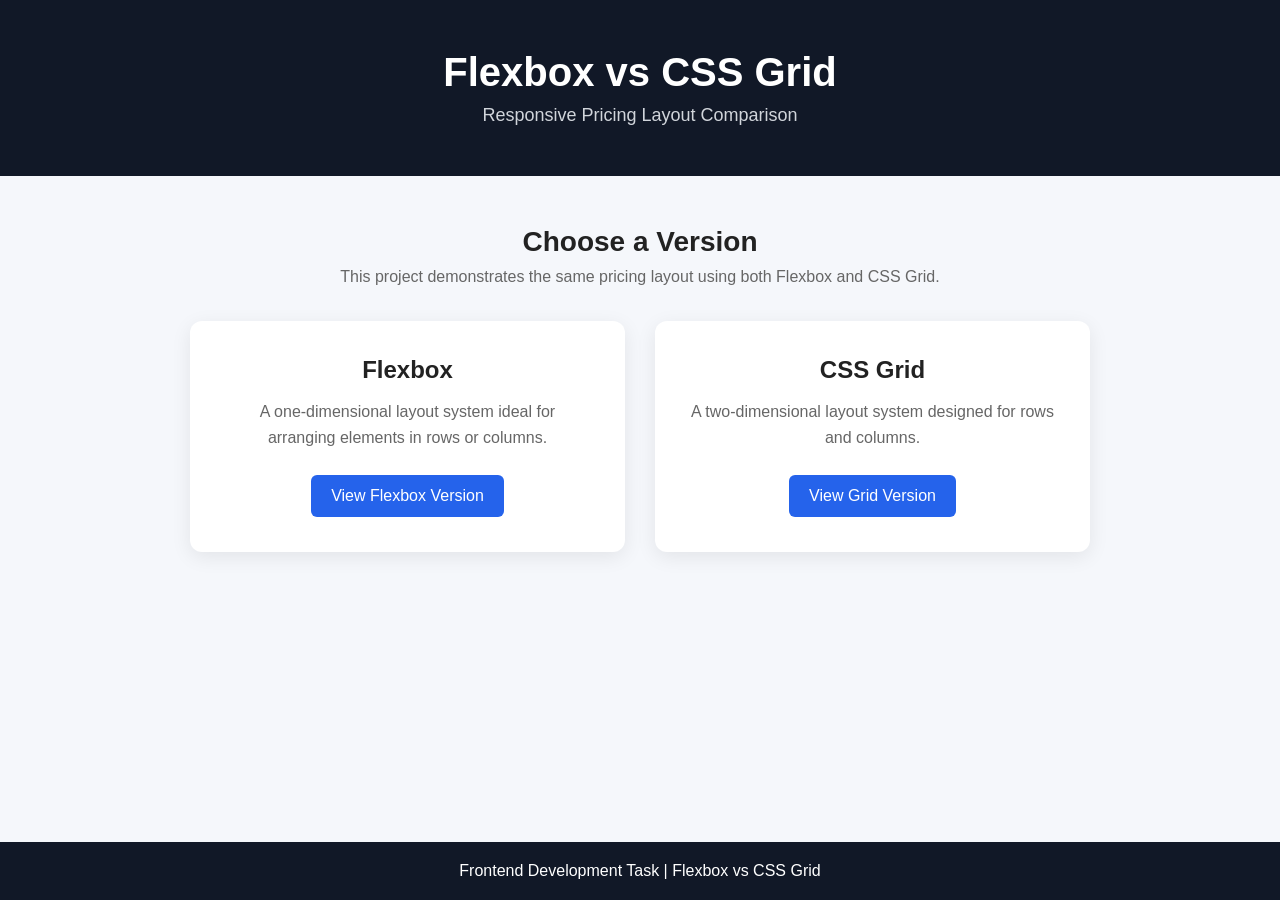
<file: index.html>
<!DOCTYPE html>
<html lang="en">
<head>
    <meta charset="UTF-8">
    <meta name="viewport" content="width=device-width, initial-scale=1.0">
    <title>Flexbox vs Grid</title>
    <link rel="stylesheet" href="style.css">
</head>

<body>

    <header>
        <h1>Flexbox vs CSS Grid</h1>
        <p>Responsive Pricing Layout Comparison</p>
    </header>

    <main class="container">

        <div class="intro">
            <h2>Choose a Version</h2>
            <p>
                This project demonstrates the same pricing layout
                using both Flexbox and CSS Grid.
            </p>
        </div>

        <div class="options">

            <div class="option-card">
                <h2>Flexbox</h2>
                <p>
                    A one-dimensional layout system ideal for
                    arranging elements in rows or columns.
                </p>

                <a href="flexbox.html">View Flexbox Version</a>
            </div>

            <div class="option-card">
                <h2>CSS Grid</h2>
                <p>
                    A two-dimensional layout system designed
                    for rows and columns.
                </p>

                <a href="grid.html">View Grid Version</a>
            </div>

        </div>

    </main>

    <footer>
        <p>Frontend Development Task | Flexbox vs CSS Grid</p>
    </footer>

</body>
</html>
</file>
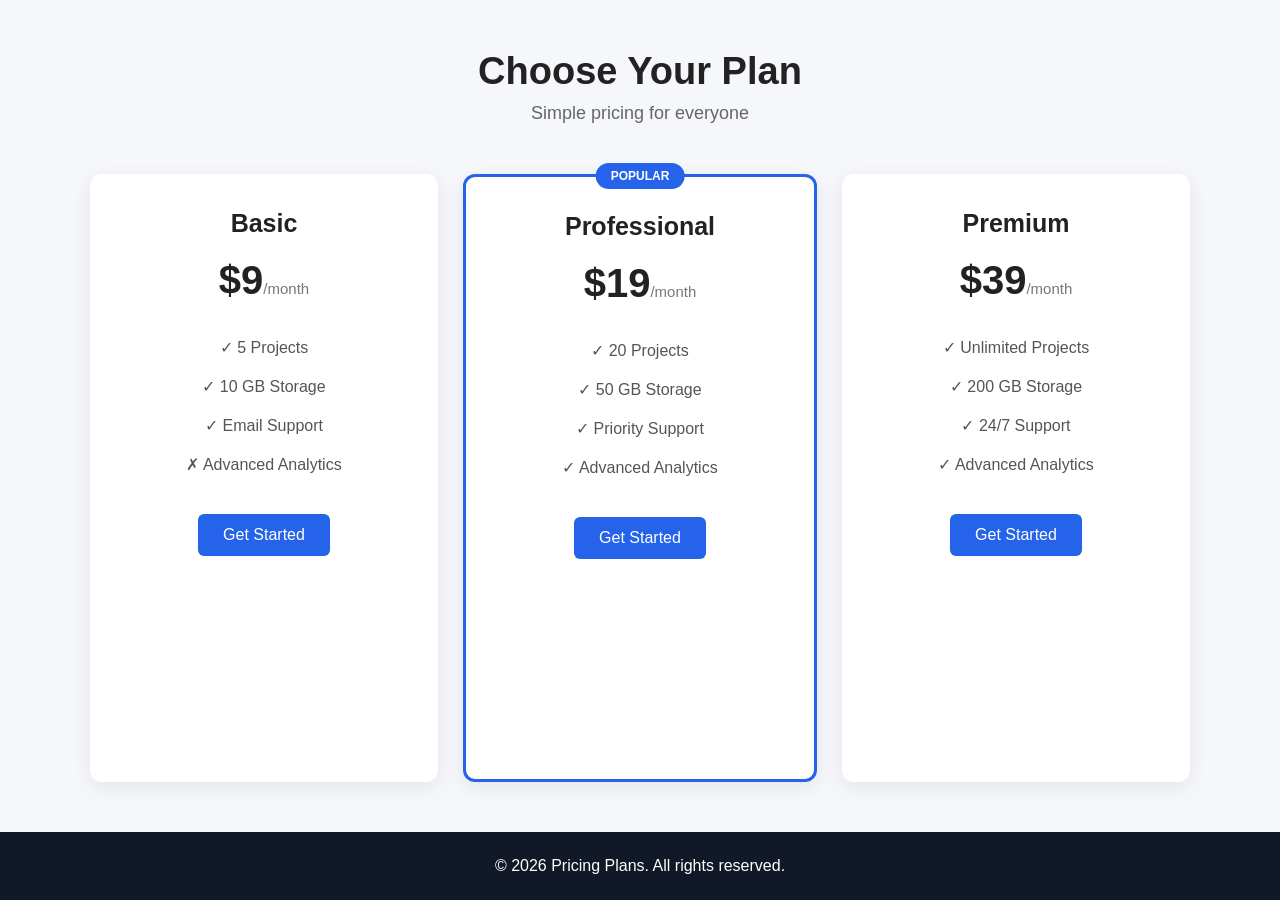
<file: flexbox.html>
<!DOCTYPE html>
<html lang="en">
<head>
    <meta charset="UTF-8">
    <meta name="viewport" content="width=device-width, initial-scale=1.0">
    <title>Pricing - Flexbox</title>
    <link rel="stylesheet" href="flexbox.css">
</head>

<body>

    <header class="header">
        <h1>Choose Your Plan</h1>
        <p>Simple pricing for everyone</p>
    </header>

    <main class="pricing-container">

        <div class="pricing-card">
            <h2>Basic</h2>
            <p class="price">$9<span>/month</span></p>

            <ul>
                <li>✓ 5 Projects</li>
                <li>✓ 10 GB Storage</li>
                <li>✓ Email Support</li>
                <li>✗ Advanced Analytics</li>
            </ul>

            <button>Get Started</button>
        </div>

        <div class="pricing-card featured">
            <div class="popular">POPULAR</div>

            <h2>Professional</h2>
            <p class="price">$19<span>/month</span></p>

            <ul>
                <li>✓ 20 Projects</li>
                <li>✓ 50 GB Storage</li>
                <li>✓ Priority Support</li>
                <li>✓ Advanced Analytics</li>
            </ul>

            <button>Get Started</button>
        </div>

        <div class="pricing-card">
            <h2>Premium</h2>
            <p class="price">$39<span>/month</span></p>

            <ul>
                <li>✓ Unlimited Projects</li>
                <li>✓ 200 GB Storage</li>
                <li>✓ 24/7 Support</li>
                <li>✓ Advanced Analytics</li>
            </ul>

            <button>Get Started</button>
        </div>

    </main>

    <footer>
        <p>© 2026 Pricing Plans. All rights reserved.</p>
    </footer>

</body>
</html>
</file>
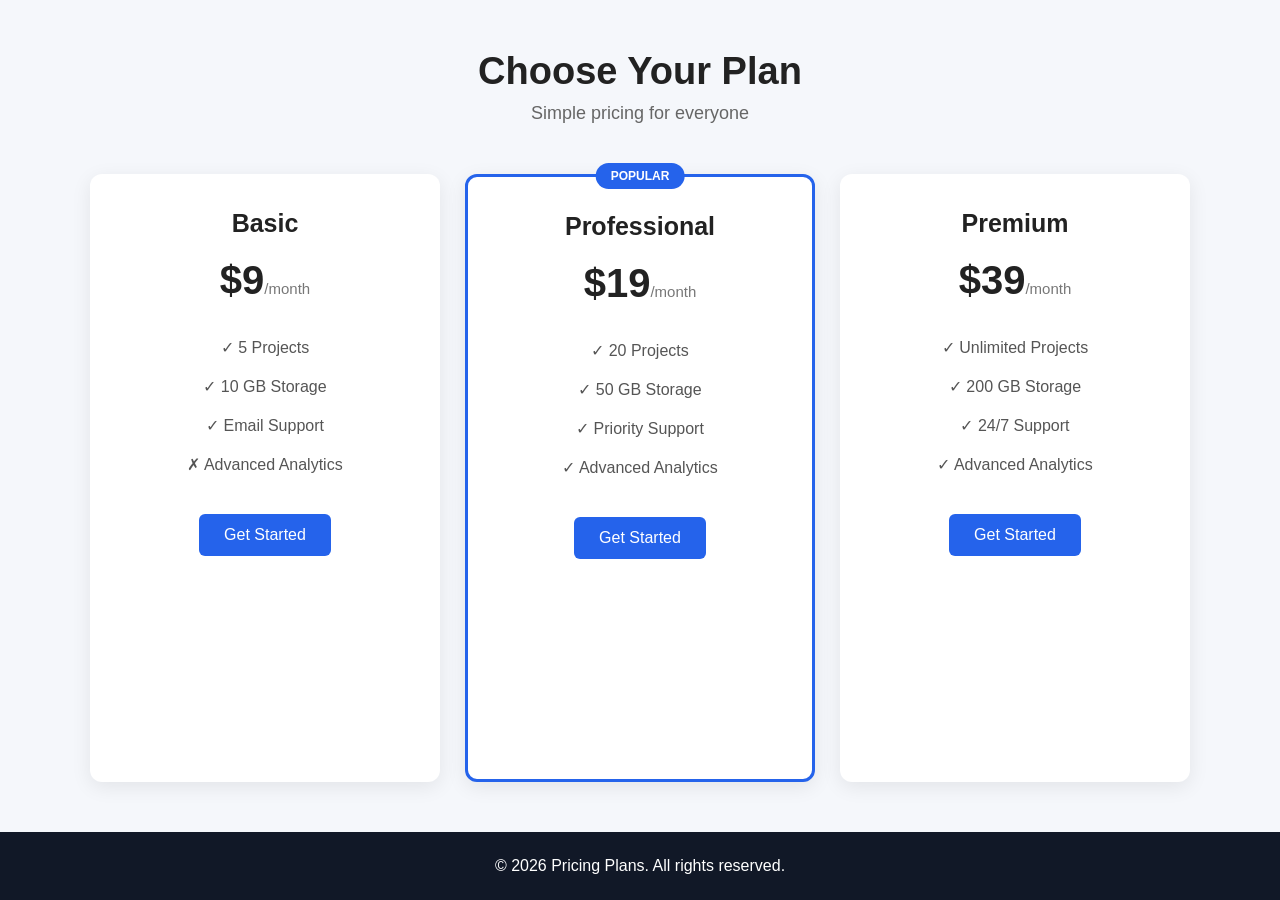
<file: grid.html>
<!DOCTYPE html>
<html lang="en">
<head>
    <meta charset="UTF-8">
    <meta name="viewport" content="width=device-width, initial-scale=1.0">
    <title>Pricing - CSS Grid</title>
    <link rel="stylesheet" href="grid.css">
</head>

<body>

    <header class="header">
        <h1>Choose Your Plan</h1>
        <p>Simple pricing for everyone</p>
    </header>

    <main class="pricing-container">

        <div class="pricing-card">
            <h2>Basic</h2>
            <p class="price">$9<span>/month</span></p>

            <ul>
                <li>✓ 5 Projects</li>
                <li>✓ 10 GB Storage</li>
                <li>✓ Email Support</li>
                <li>✗ Advanced Analytics</li>
            </ul>

            <button>Get Started</button>
        </div>

        <div class="pricing-card featured">
            <div class="popular">POPULAR</div>

            <h2>Professional</h2>
            <p class="price">$19<span>/month</span></p>

            <ul>
                <li>✓ 20 Projects</li>
                <li>✓ 50 GB Storage</li>
                <li>✓ Priority Support</li>
                <li>✓ Advanced Analytics</li>
            </ul>

            <button>Get Started</button>
        </div>

        <div class="pricing-card">
            <h2>Premium</h2>
            <p class="price">$39<span>/month</span></p>

            <ul>
                <li>✓ Unlimited Projects</li>
                <li>✓ 200 GB Storage</li>
                <li>✓ 24/7 Support</li>
                <li>✓ Advanced Analytics</li>
            </ul>

            <button>Get Started</button>
        </div>

    </main>

    <footer>
        <p>© 2026 Pricing Plans. All rights reserved.</p>
    </footer>

</body>
</html>
</file>
<file: style.css>
* {
    margin: 0;
    padding: 0;
    box-sizing: border-box;
}

body {
    font-family: Arial, sans-serif;
    background: #f5f7fb;
    color: #222;
    min-height: 100vh;

    display: flex;
    flex-direction: column;
}

header {
    text-align: center;
    background: #111827;
    color: white;
    padding: 50px 20px;
}

header h1 {
    font-size: 40px;
    margin-bottom: 10px;
}

header p {
    font-size: 18px;
    color: #d1d5db;
}

.container {
    width: 90%;
    max-width: 900px;
    margin: 50px auto;
    flex: 1;
}

.intro {
    text-align: center;
    margin-bottom: 35px;
}

.intro h2 {
    font-size: 28px;
    margin-bottom: 10px;
}

.intro p {
    color: #666;
}

.options {
    display: flex;
    gap: 30px;
    justify-content: center;
}

.option-card {
    background: white;
    padding: 35px;
    border-radius: 12px;
    text-align: center;

    flex: 1;

    box-shadow: 0 5px 20px rgba(0, 0, 0, 0.08);
}

.option-card h2 {
    margin-bottom: 15px;
}

.option-card p {
    color: #666;
    line-height: 1.6;
    margin-bottom: 25px;
}

.option-card a {
    display: inline-block;
    text-decoration: none;
    background: #2563eb;
    color: white;
    padding: 12px 20px;
    border-radius: 6px;
}

.option-card a:hover {
    background: #1d4ed8;
}

footer {
    background: #111827;
    color: white;
    text-align: center;
    padding: 20px;
}

/* Responsive */
@media (max-width: 600px) {

    .options {
        flex-direction: column;
    }

    header h1 {
        font-size: 30px;
    }
}
</file>
<file: flexbox.css>
* {
    margin: 0;
    padding: 0;
    box-sizing: border-box;
}

body {
    font-family: Arial, sans-serif;
    background: #f5f7fb;
    color: #222;
    min-height: 100vh;

    display: flex;
    flex-direction: column;
}

.header {
    text-align: center;
    padding: 50px 20px 30px;
}

.header h1 {
    font-size: 38px;
    margin-bottom: 10px;
}

.header p {
    color: #666;
    font-size: 18px;
}

/* FLEXBOX */
.pricing-container {
    width: 90%;
    max-width: 1100px;
    margin: 20px auto 50px;

    display: flex;
    justify-content: center;
    align-items: stretch;
    gap: 25px;

    flex: 1;
}

.pricing-card {
    background: white;
    border-radius: 12px;
    padding: 35px 25px;

    flex: 1;

    text-align: center;

    box-shadow: 0 5px 20px rgba(0, 0, 0, 0.08);

    position: relative;
}

.pricing-card h2 {
    font-size: 25px;
    margin-bottom: 20px;
}

.price {
    font-size: 40px;
    font-weight: bold;
    margin-bottom: 25px;
}

.price span {
    font-size: 15px;
    color: #777;
    font-weight: normal;
}

.pricing-card ul {
    list-style: none;
    margin-bottom: 30px;
}

.pricing-card li {
    padding: 10px 0;
    color: #555;
}

button {
    border: none;
    padding: 12px 25px;
    border-radius: 6px;
    background: #2563eb;
    color: white;
    font-size: 16px;
    cursor: pointer;
}

button:hover {
    background: #1d4ed8;
}

.featured {
    border: 3px solid #2563eb;
}

.popular {
    position: absolute;
    top: -14px;
    left: 50%;
    transform: translateX(-50%);

    background: #2563eb;
    color: white;

    padding: 6px 15px;
    border-radius: 20px;

    font-size: 12px;
    font-weight: bold;
}

footer {
    text-align: center;
    padding: 25px;
    background: #111827;
    color: white;
}

/* RESPONSIVE */
@media (max-width: 600px) {

    .pricing-container {
        flex-direction: column;
        width: 90%;
    }

    .pricing-card {
        width: 100%;
    }

    .header h1 {
        font-size: 30px;
    }
}
</file>
<file: grid.css>
* {
    margin: 0;
    padding: 0;
    box-sizing: border-box;
}

body {
    font-family: Arial, sans-serif;
    background: #f5f7fb;
    color: #222;
    min-height: 100vh;

    display: grid;
    grid-template-rows: auto 1fr auto;
}

.header {
    text-align: center;
    padding: 50px 20px 30px;
}

.header h1 {
    font-size: 38px;
    margin-bottom: 10px;
}

.header p {
    color: #666;
    font-size: 18px;
}

/* CSS GRID */
.pricing-container {
    width: 90%;
    max-width: 1100px;
    margin: 20px auto 50px;

    display: grid;
    grid-template-columns: repeat(3, 1fr);
    gap: 25px;
    align-items: stretch;
}

.pricing-card {
    background: white;
    border-radius: 12px;
    padding: 35px 25px;

    text-align: center;

    box-shadow: 0 5px 20px rgba(0, 0, 0, 0.08);

    position: relative;
}

.pricing-card h2 {
    font-size: 25px;
    margin-bottom: 20px;
}

.price {
    font-size: 40px;
    font-weight: bold;
    margin-bottom: 25px;
}

.price span {
    font-size: 15px;
    color: #777;
    font-weight: normal;
}

.pricing-card ul {
    list-style: none;
    margin-bottom: 30px;
}

.pricing-card li {
    padding: 10px 0;
    color: #555;
}

button {
    border: none;
    padding: 12px 25px;
    border-radius: 6px;
    background: #2563eb;
    color: white;
    font-size: 16px;
    cursor: pointer;
}

button:hover {
    background: #1d4ed8;
}

.featured {
    border: 3px solid #2563eb;
}

.popular {
    position: absolute;
    top: -14px;
    left: 50%;
    transform: translateX(-50%);

    background: #2563eb;
    color: white;

    padding: 6px 15px;
    border-radius: 20px;

    font-size: 12px;
    font-weight: bold;
}

footer {
    text-align: center;
    padding: 25px;
    background: #111827;
    color: white;
}

/* RESPONSIVE */
@media (max-width: 600px) {

    .pricing-container {
        grid-template-columns: 1fr;
        width: 90%;
    }

    .pricing-card {
        width: 100%;
    }

    .header h1 {
        font-size: 30px;
    }
}
</file>
